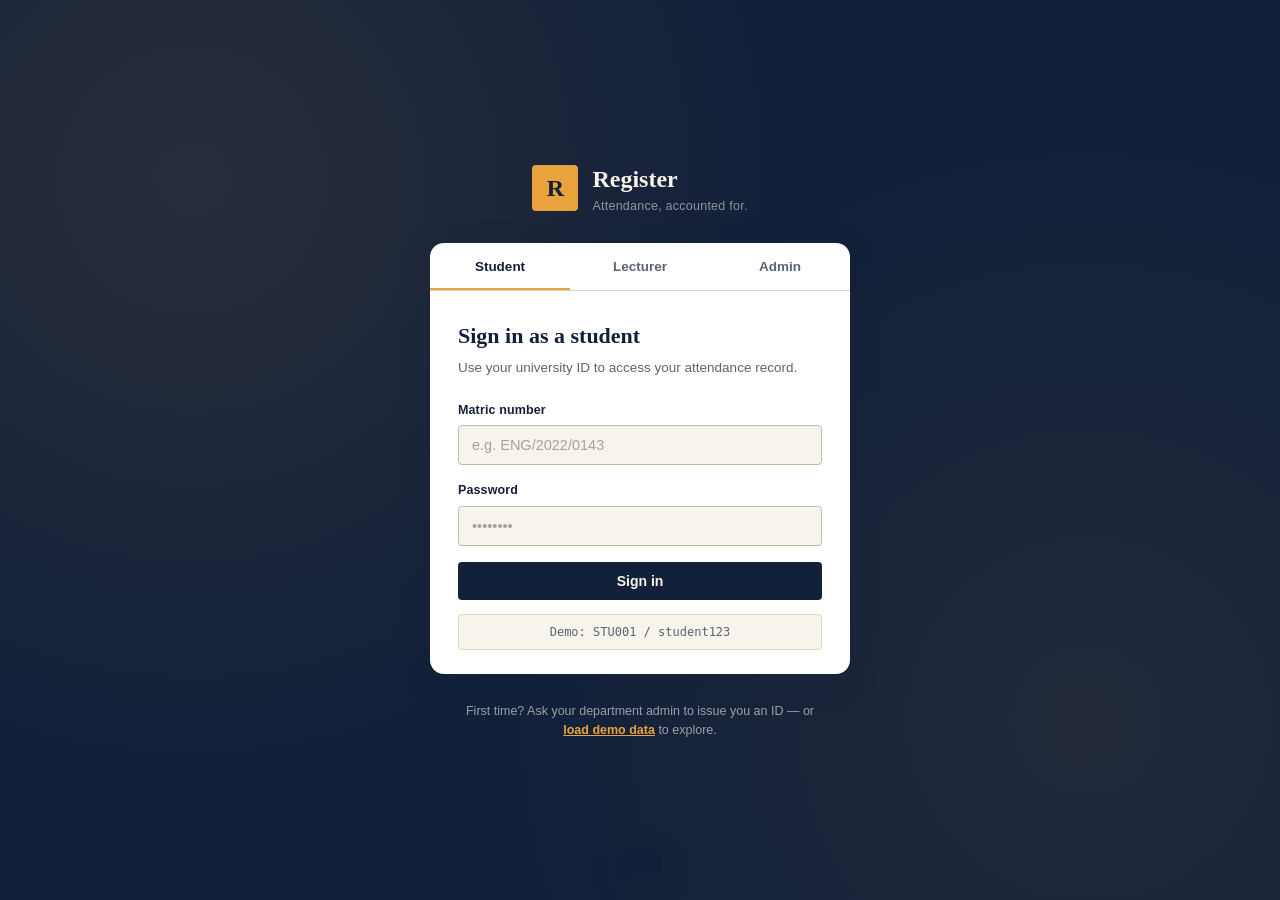
<file: index.html>
<!DOCTYPE html>
<html>
<head>
    <meta charset="UTF-8">
    <meta http-equiv="refresh" content="0; url=Attend/login.html">
    <title>Smart Attendance System</title>
</head>
<body>
    <p>Loading Smart Attendance System...</p>
</body>
</html>
</file>
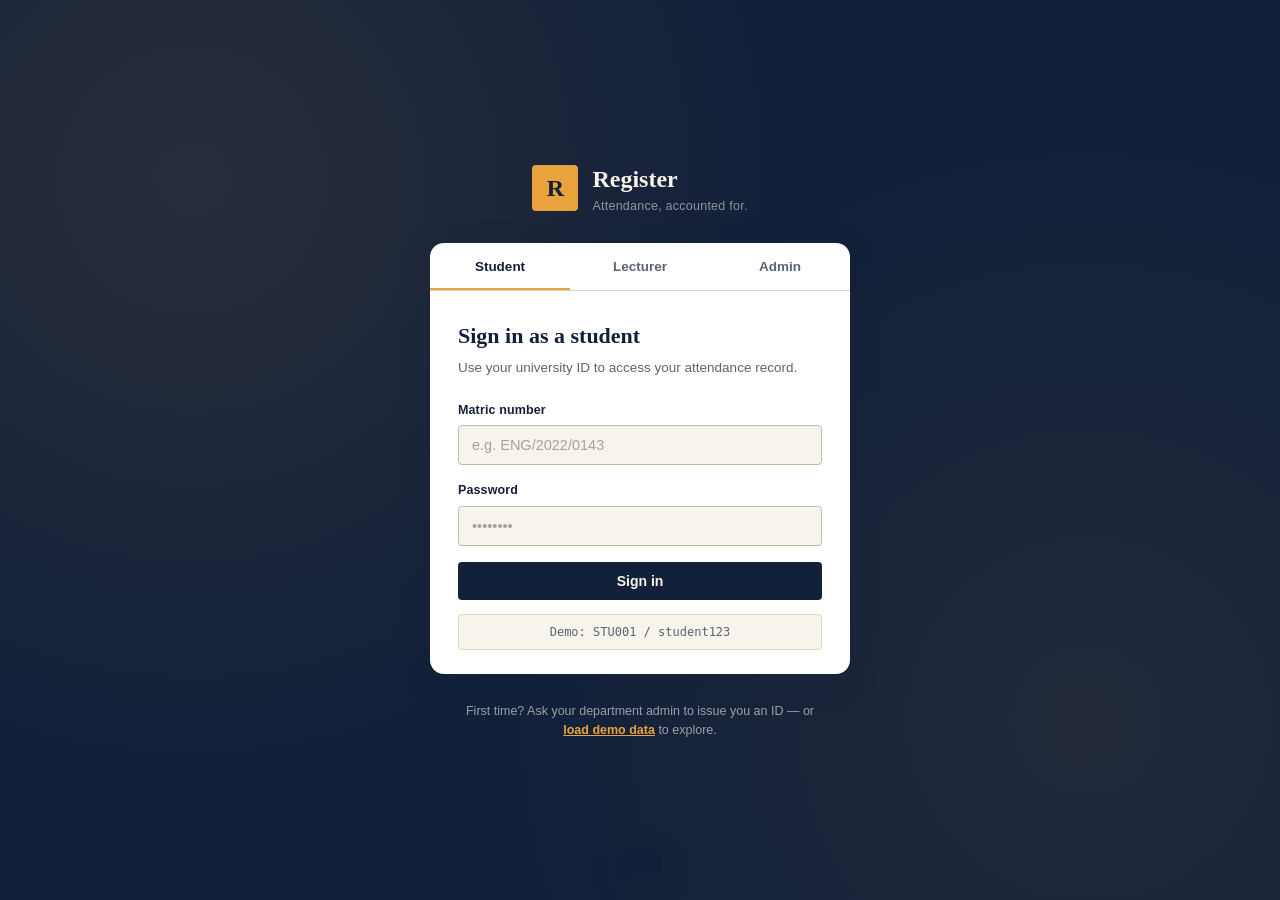
<file: Attend/index.html>
<!DOCTYPE html>
<html>
<head>
    <meta charset="UTF-8">
    <meta http-equiv="refresh" content="0; url=login.html">
    <title>Smart Attendance System</title>
</head>
<body>
    <p>Loading Smart Attendance System...</p>
</body>
</html>
</file>
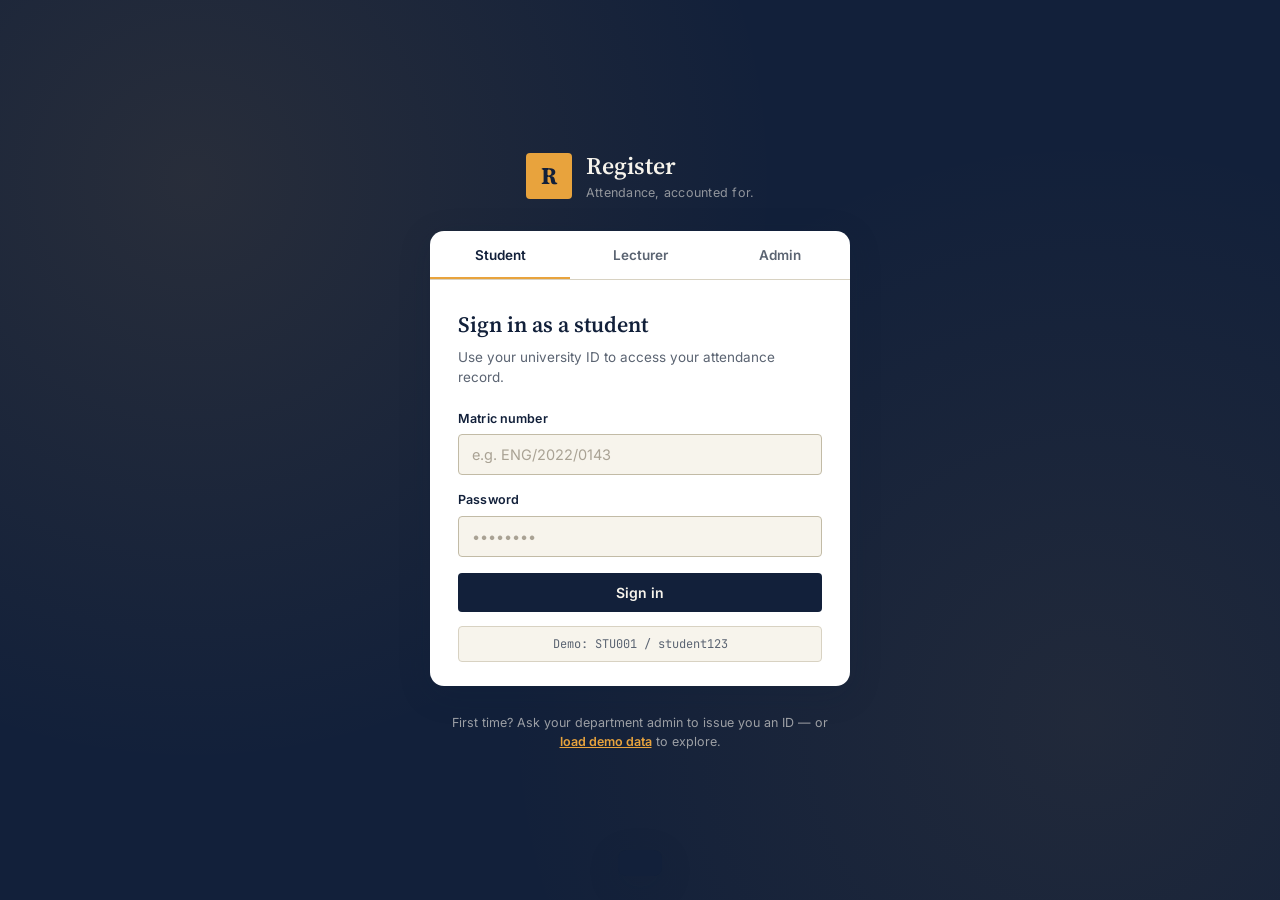
<file: Attend/dashboard.html>
<!DOCTYPE html>
<html lang="en">
<head>
<meta charset="UTF-8">
<meta name="viewport" content="width=device-width, initial-scale=1.0">
<title>Dashboard — Register</title>
<link rel="preconnect" href="https://fonts.googleapis.com">
<link href="https://fonts.googleapis.com/css2?family=Source+Serif+4:opsz,wght@8..60,400;8..60,500;8..60,600;8..60,700&family=Inter:wght@400;500;600;700&family=JetBrains+Mono:wght@400;500;700&display=swap" rel="stylesheet">
<link rel="stylesheet" href="css/styles.css">
</head>
<body>

<div id="app-shell" class="screen app-shell">
  <aside class="sidebar">
    <div class="sidebar-brand">
      <div class="sidebar-brand-mark">R</div>
      <span class="sidebar-brand-name">Register</span>
    </div>

    <nav class="sidebar-nav" id="sidebar-nav"></nav>

    <div class="sidebar-footer">
      <div class="sidebar-user">
        <div class="sidebar-user-avatar" id="sidebar-user-avatar">—</div>
        <div class="sidebar-user-meta">
          <span class="sidebar-user-name" id="sidebar-user-name">—</span>
          <span class="sidebar-user-role" id="sidebar-user-role">—</span>
        </div>
      </div>
      <button id="logout-btn" class="sidebar-logout" title="Sign out">
        <svg width="18" height="18" viewBox="0 0 24 24" fill="none" stroke="currentColor" stroke-width="2"><path d="M9 21H5a2 2 0 0 1-2-2V5a2 2 0 0 1 2-2h4"/><path d="M16 17l5-5-5-5"/><path d="M21 12H9"/></svg>
      </button>
    </div>
  </aside>

  <main class="main-area">
    <header class="topbar">
      <button id="mobile-nav-toggle" class="mobile-nav-toggle" aria-label="Toggle menu">
        <svg width="22" height="22" viewBox="0 0 24 24" fill="none" stroke="currentColor" stroke-width="2"><path d="M3 12h18M3 6h18M3 18h18"/></svg>
      </button>
      <h1 id="page-title" class="page-title">Dashboard</h1>
      <div class="topbar-date" id="topbar-date"></div>
    </header>

    <div class="view-container" id="view-container"></div>
  </main>
</div>

<div id="toast" class="toast" hidden></div>

<script src="js/store.js"></script>
<script src="js/auth.js"></script>
<script src="js/views.student.js"></script>
<script src="js/views.lecturer.js"></script>
<script src="js/views.admin.js"></script>
<script src="js/app.js"></script>
</body>
</html>
</file>
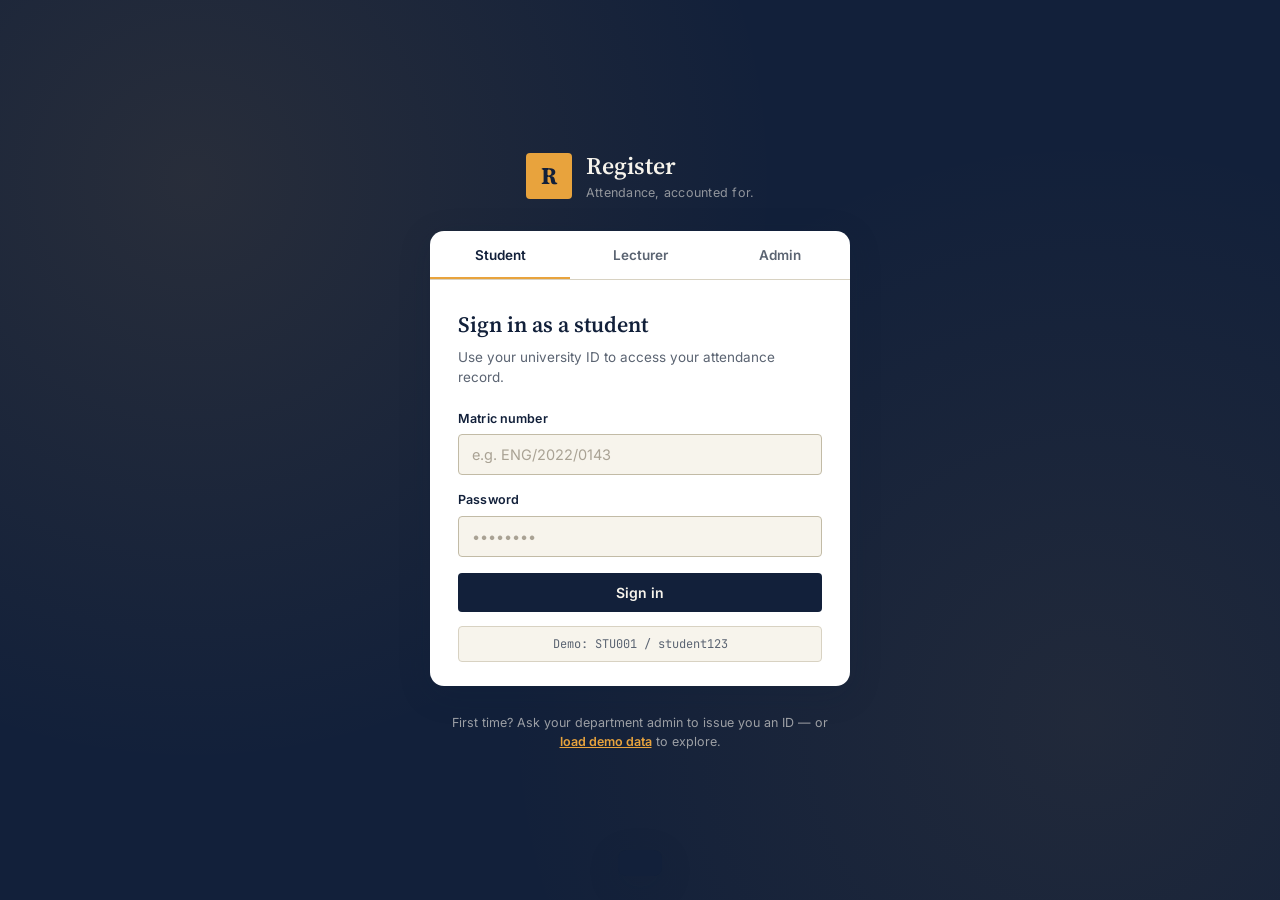
<file: Attend/login.html>
<!DOCTYPE html>
<html lang="en">
<head>
<meta charset="UTF-8">
<meta name="viewport" content="width=device-width, initial-scale=1.0">
<title>Sign in — Register</title>
<link rel="preconnect" href="https://fonts.googleapis.com">
<link href="https://fonts.googleapis.com/css2?family=Source+Serif+4:opsz,wght@8..60,400;8..60,500;8..60,600;8..60,700&family=Inter:wght@400;500;600;700&family=JetBrains+Mono:wght@400;500;700&display=swap" rel="stylesheet">
<link rel="stylesheet" href="css/styles.css">
</head>
<body>

<div id="auth-screen" class="screen auth-screen">
  <div class="auth-grain"></div>
  <div class="auth-wrap">
    <div class="auth-brand">
      <div class="auth-brand-mark">R</div>
      <div class="auth-brand-text">
        <span class="auth-brand-name">Register</span>
        <span class="auth-brand-sub">Attendance, accounted for.</span>
      </div>
    </div>

    <div class="auth-card">
      <div class="auth-tabs" role="tablist">
        <button class="auth-tab active" data-role="student" role="tab">Student</button>
        <button class="auth-tab" data-role="lecturer" role="tab">Lecturer</button>
        <button class="auth-tab" data-role="admin" role="tab">Admin</button>
      </div>

      <form id="login-form" class="auth-form" autocomplete="off">
        <h1 id="auth-title" class="auth-title">Sign in as a student</h1>
        <p class="auth-subtitle" id="auth-subtitle">Use your university ID to access your attendance record.</p>

        <label class="field">
          <span class="field-label" id="id-field-label">Matric number</span>
          <input type="text" id="login-id" class="field-input" placeholder="e.g. ENG/2022/0143" required>
        </label>

        <label class="field">
          <span class="field-label">Password</span>
          <input type="password" id="login-password" class="field-input" placeholder="••••••••" required>
        </label>

        <div id="login-error" class="field-error" hidden></div>

        <button type="submit" class="btn btn-primary btn-block">Sign in</button>

        <div class="auth-demo-note">
          <span id="demo-credentials">Demo: STU001 / student123</span>
        </div>
      </form>
    </div>

    <p class="auth-footnote">First time? Ask your department admin to issue you an ID — or <button id="seed-link" class="link-btn">load demo data</button> to explore.</p>
  </div>
</div>

<div id="toast" class="toast" hidden></div>

<script src="js/store.js"></script>
<script src="js/auth.js"></script>
<script src="js/login.js"></script>
</body>
</html>
</file>
<file: Attend/css/styles.css>
/* ============================================================
   REGISTER — University Attendance System
   Design tokens
   ============================================================ */
   :root{
    --ink:#12203A;
    --ink-soft:#1B2D4D;
    --paper:#F7F4EC;
    --paper-raised:#FFFFFF;
    --amber:#E8A33D;
    --amber-soft:#FBE6C4;
    --green:#3F7A5C;
    --green-soft:#DCEBE2;
    --red:#B5483F;
    --red-soft:#F5DEDB;
    --slate:#5B6472;
    --hairline:#D8D2C2;
    --hairline-strong:#C2BBA6;
  
    --font-display:'Source Serif 4', Georgia, serif;
    --font-body:'Inter', -apple-system, sans-serif;
    --font-mono:'JetBrains Mono', monospace;
  
    --radius-sm:4px;
    --radius-md:8px;
    --radius-lg:14px;
  
    --shadow-card: 0 1px 2px rgba(18,32,58,0.04), 0 4px 16px rgba(18,32,58,0.06);
    --shadow-pop: 0 8px 32px rgba(18,32,58,0.18);
  }
  
  *{box-sizing:border-box; margin:0; padding:0;}
  html,body{height:100%;}
  body{
    font-family:var(--font-body);
    color:var(--ink);
    background:var(--paper);
    -webkit-font-smoothing:antialiased;
    font-size:15px;
    line-height:1.5;
  }
  button{font-family:inherit; cursor:pointer;}
  input{font-family:inherit;}
  a{color:inherit;}
  :focus-visible{outline:2px solid var(--amber); outline-offset:2px;}
  
  @media (prefers-reduced-motion: reduce){
    *{animation-duration:0.001ms !important; transition-duration:0.001ms !important;}
  }
  
  .screen{width:100%; min-height:100vh;}
  
  /* ============================================================
     AUTH SCREEN
     ============================================================ */
  .auth-screen{
    position:relative;
    background:var(--ink);
    display:flex;
    align-items:center;
    justify-content:center;
    padding:32px 20px;
    overflow:hidden;
  }
  .auth-grain{
    position:absolute; inset:0;
    background-image:
      radial-gradient(circle at 15% 20%, rgba(232,163,61,0.10), transparent 45%),
      radial-gradient(circle at 85% 80%, rgba(232,163,61,0.07), transparent 45%);
    pointer-events:none;
  }
  .auth-wrap{
    position:relative;
    width:100%;
    max-width:420px;
    display:flex;
    flex-direction:column;
    align-items:center;
    gap:28px;
  }
  .auth-brand{
    display:flex;
    align-items:center;
    gap:14px;
  }
  .auth-brand-mark{
    width:46px; height:46px;
    border-radius:var(--radius-sm);
    background:var(--amber);
    color:var(--ink);
    font-family:var(--font-display);
    font-weight:700;
    font-size:24px;
    display:flex; align-items:center; justify-content:center;
  }
  .auth-brand-text{display:flex; flex-direction:column;}
  .auth-brand-name{font-family:var(--font-display); font-size:24px; font-weight:600; color:var(--paper);}
  .auth-brand-sub{font-size:12.5px; color:rgba(247,244,236,0.55); letter-spacing:0.02em;}
  
  .auth-card{
    width:100%;
    background:var(--paper-raised);
    border-radius:var(--radius-lg);
    box-shadow:var(--shadow-pop);
    overflow:hidden;
  }
  .auth-tabs{
    display:flex;
    border-bottom:1px solid var(--hairline);
  }
  .auth-tab{
    flex:1;
    background:none;
    border:none;
    padding:16px 8px 14px;
    font-size:13.5px;
    font-weight:600;
    color:var(--slate);
    border-bottom:2px solid transparent;
    transition:color 0.15s, border-color 0.15s;
  }
  .auth-tab.active{color:var(--ink); border-bottom-color:var(--amber);}
  .auth-tab:hover:not(.active){color:var(--ink);}
  
  .auth-form{padding:28px 28px 24px;}
  .auth-title{font-family:var(--font-display); font-size:22px; font-weight:600; margin-bottom:6px;}
  .auth-subtitle{font-size:13.5px; color:var(--slate); margin-bottom:22px;}
  
  .field{display:flex; flex-direction:column; gap:6px; margin-bottom:16px;}
  .field-label{font-size:12.5px; font-weight:600; color:var(--ink); letter-spacing:0.01em;}
  .field-input{
    border:1px solid var(--hairline-strong);
    border-radius:var(--radius-sm);
    padding:11px 13px;
    font-size:14.5px;
    background:var(--paper);
    color:var(--ink);
    transition:border-color 0.15s, box-shadow 0.15s;
  }
  .field-input:focus{border-color:var(--amber); box-shadow:0 0 0 3px rgba(232,163,61,0.18); outline:none;}
  .field-input::placeholder{color:#A9A294;}
  
  .field-error{
    background:var(--red-soft);
    color:var(--red);
    font-size:13px;
    font-weight:500;
    padding:10px 12px;
    border-radius:var(--radius-sm);
    margin-bottom:16px;
  }
  
  .btn{
    border:none;
    border-radius:var(--radius-sm);
    font-size:14px;
    font-weight:600;
    padding:11px 18px;
    transition:transform 0.1s, background 0.15s, box-shadow 0.15s, opacity 0.15s;
    display:inline-flex; align-items:center; justify-content:center; gap:8px;
  }
  .btn:active{transform:scale(0.98);}
  .btn-block{width:100%;}
  .btn-primary{background:var(--ink); color:var(--paper);}
  .btn-primary:hover{background:var(--ink-soft);}
  .btn-amber{background:var(--amber); color:var(--ink);}
  .btn-amber:hover{box-shadow:0 4px 14px rgba(232,163,61,0.35);}
  .btn-ghost{background:transparent; color:var(--ink); border:1px solid var(--hairline-strong);}
  .btn-ghost:hover{background:rgba(18,32,58,0.04);}
  .btn-danger{background:var(--red-soft); color:var(--red);}
  .btn-danger:hover{background:#efc9c4;}
  .btn-sm{padding:7px 12px; font-size:12.5px;}
  .btn:disabled{opacity:0.5; cursor:not-allowed;}
  
  .auth-demo-note{
    margin-top:14px;
    text-align:center;
    font-size:12px;
    color:var(--slate);
    font-family:var(--font-mono);
    background:var(--paper);
    border:1px solid var(--hairline);
    border-radius:var(--radius-sm);
    padding:8px;
  }
  
  .auth-footnote{font-size:12.5px; color:rgba(247,244,236,0.6); text-align:center;}
  .link-btn{background:none; border:none; color:var(--amber); font-weight:600; text-decoration:underline; font-size:inherit; padding:0;}
  
  /* ============================================================
     APP SHELL
     ============================================================ */
  .app-shell{display:flex; min-height:100vh;}
  
  .sidebar{
    width:236px;
    background:var(--ink);
    color:var(--paper);
    display:flex;
    flex-direction:column;
    flex-shrink:0;
    position:sticky;
    top:0;
    height:100vh;
  }
  .sidebar-brand{display:flex; align-items:center; gap:10px; padding:22px 20px 18px;}
  .sidebar-brand-mark{
    width:30px; height:30px; border-radius:6px;
    background:var(--amber); color:var(--ink);
    font-family:var(--font-display); font-weight:700; font-size:16px;
    display:flex; align-items:center; justify-content:center;
  }
  .sidebar-brand-name{font-family:var(--font-display); font-size:17px; font-weight:600;}
  
  .sidebar-nav{flex:1; padding:8px 12px; display:flex; flex-direction:column; gap:2px; overflow-y:auto;}
  .nav-item{
    display:flex; align-items:center; gap:11px;
    padding:10px 12px;
    border-radius:var(--radius-sm);
    background:none; border:none;
    color:rgba(247,244,236,0.65);
    font-size:13.5px; font-weight:500;
    text-align:left;
    transition:background 0.15s, color 0.15s;
  }
  .nav-item svg{flex-shrink:0; opacity:0.85;}
  .nav-item:hover{background:rgba(247,244,236,0.06); color:var(--paper);}
  .nav-item.active{background:rgba(232,163,61,0.14); color:var(--amber);}
  .nav-item.active svg{opacity:1;}
  .nav-divider{height:1px; background:rgba(247,244,236,0.1); margin:10px 4px;}
  .nav-label{font-size:11px; text-transform:uppercase; letter-spacing:0.07em; color:rgba(247,244,236,0.35); padding:14px 12px 6px;}
  
  .sidebar-footer{padding:14px; border-top:1px solid rgba(247,244,236,0.1); display:flex; align-items:center; gap:10px;}
  .sidebar-user{display:flex; align-items:center; gap:10px; flex:1; min-width:0;}
  .sidebar-user-avatar{
    width:34px; height:34px; border-radius:50%;
    background:rgba(232,163,61,0.18); color:var(--amber);
    font-weight:700; font-size:13px;
    display:flex; align-items:center; justify-content:center; flex-shrink:0;
  }
  .sidebar-user-meta{display:flex; flex-direction:column; min-width:0;}
  .sidebar-user-name{font-size:13px; font-weight:600; color:var(--paper); white-space:nowrap; overflow:hidden; text-overflow:ellipsis;}
  .sidebar-user-role{font-size:11.5px; color:rgba(247,244,236,0.5); text-transform:capitalize;}
  .sidebar-logout{
    background:none; border:none; color:rgba(247,244,236,0.55);
    width:32px; height:32px; border-radius:6px; flex-shrink:0;
    display:flex; align-items:center; justify-content:center;
    transition:background 0.15s, color 0.15s;
  }
  .sidebar-logout:hover{background:rgba(247,244,236,0.08); color:var(--paper);}
  
  .main-area{flex:1; min-width:0; display:flex; flex-direction:column;}
  .topbar{
    display:flex; align-items:center; gap:14px;
    padding:20px 32px;
    border-bottom:1px solid var(--hairline);
    background:var(--paper);
  }
  .page-title{font-family:var(--font-display); font-size:23px; font-weight:600; flex:1;}
  .topbar-date{font-size:13px; color:var(--slate); font-family:var(--font-mono);}
  .mobile-nav-toggle{display:none; background:none; border:none; color:var(--ink); padding:4px;}
  
  .view-container{flex:1; padding:28px 32px 48px; max-width:1180px; width:100%;}
  
  /* ============================================================
     SHARED COMPONENTS
     ============================================================ */
  .stat-row{display:grid; grid-template-columns:repeat(auto-fit, minmax(180px,1fr)); gap:16px; margin-bottom:28px;}
  .stat-card{
    background:var(--paper-raised);
    border:1px solid var(--hairline);
    border-radius:var(--radius-md);
    padding:18px 20px;
  }
  .stat-card-label{font-size:12px; color:var(--slate); font-weight:600; text-transform:uppercase; letter-spacing:0.04em; margin-bottom:8px;}
  .stat-card-value{font-family:var(--font-display); font-size:32px; font-weight:600; line-height:1;}
  .stat-card-value.amber{color:var(--amber);}
  .stat-card-value.green{color:var(--green);}
  .stat-card-value.red{color:var(--red);}
  .stat-card-sub{font-size:12.5px; color:var(--slate); margin-top:6px;}
  
  .panel{
    background:var(--paper-raised);
    border:1px solid var(--hairline);
    border-radius:var(--radius-md);
    margin-bottom:24px;
    overflow:hidden;
  }
  .panel-header{
    display:flex; align-items:center; justify-content:space-between;
    padding:18px 22px;
    border-bottom:1px solid var(--hairline);
    gap:12px; flex-wrap:wrap;
  }
  .panel-title{font-family:var(--font-display); font-size:17px; font-weight:600;}
  .panel-sub{font-size:12.5px; color:var(--slate); margin-top:2px;}
  .panel-body{padding:22px;}
  .panel-body.no-pad{padding:0;}
  
  /* Ledger table */
  .ledger{width:100%; border-collapse:collapse; font-size:13.5px;}
  .ledger thead th{
    text-align:left;
    font-size:11px; text-transform:uppercase; letter-spacing:0.05em;
    color:var(--slate); font-weight:600;
    padding:11px 22px;
    border-bottom:1px solid var(--hairline-strong);
    background:rgba(18,32,58,0.02);
  }
  .ledger tbody td{padding:13px 22px; border-bottom:1px solid var(--hairline);}
  .ledger tbody tr:last-child td{border-bottom:none;}
  .ledger tbody tr:hover{background:rgba(18,32,58,0.018);}
  .ledger .mono{font-family:var(--font-mono); font-size:12.5px;}
  .ledger-empty{padding:48px 22px; text-align:center; color:var(--slate); font-size:13.5px;}
  
  .badge{
    display:inline-flex; align-items:center; gap:5px;
    font-size:11.5px; font-weight:600;
    padding:4px 9px;
    border-radius:20px;
  }
  .badge-green{background:var(--green-soft); color:var(--green);}
  .badge-red{background:var(--red-soft); color:var(--red);}
  .badge-amber{background:var(--amber-soft); color:#8a5d1a;}
  .badge-slate{background:rgba(91,100,114,0.12); color:var(--slate);}
  .badge-dot{width:6px; height:6px; border-radius:50%; background:currentColor;}
  
  .form-grid{display:grid; grid-template-columns:1fr 1fr; gap:16px;}
  @media (max-width:640px){.form-grid{grid-template-columns:1fr;}}
  
  .select-input{
    border:1px solid var(--hairline-strong);
    border-radius:var(--radius-sm);
    padding:10px 12px;
    font-size:14px;
    background:var(--paper-raised);
    color:var(--ink);
    width:100%;
  }
  
  .empty-state{
    display:flex; flex-direction:column; align-items:center; gap:10px;
    padding:56px 24px; text-align:center; color:var(--slate);
  }
  .empty-state-icon{
    width:48px; height:48px; border-radius:50%;
    background:rgba(91,100,114,0.08);
    display:flex; align-items:center; justify-content:center;
    color:var(--slate);
  }
  .empty-state-title{font-weight:600; color:var(--ink); font-size:14.5px;}
  .empty-state-text{font-size:13px; max-width:320px;}
  
  /* ============================================================
     SESSION CODE — signature element
     ============================================================ */
  .session-stage{
    display:flex; flex-direction:column; align-items:center;
    padding:48px 24px 40px;
    background: radial-gradient(circle at 50% 0%, rgba(232,163,61,0.06), transparent 60%);
  }
  .session-ring-wrap{position:relative; width:220px; height:220px; margin-bottom:28px;}
  .session-ring{transform:rotate(-90deg);}
  .session-ring-bg{fill:none; stroke:var(--hairline); stroke-width:6;}
  .session-ring-fg{fill:none; stroke:var(--amber); stroke-width:6; stroke-linecap:round; transition:stroke-dashoffset 1s linear;}
  .session-ring-center{
    position:absolute; inset:0;
    display:flex; flex-direction:column; align-items:center; justify-content:center;
  }
  .session-code-text{
    font-family:var(--font-mono); font-weight:700;
    font-size:40px; letter-spacing:0.06em;
    color:var(--ink);
  }
  .session-code-timer{font-family:var(--font-mono); font-size:13px; color:var(--slate); margin-top:6px;}
  .session-meta{text-align:center; margin-bottom:20px;}
  .session-meta-course{font-family:var(--font-display); font-size:19px; font-weight:600;}
  .session-meta-sub{font-size:13px; color:var(--slate); margin-top:4px;}
  .session-checkin-count{
    display:flex; align-items:center; gap:8px;
    font-size:14px; font-weight:600; color:var(--green);
    background:var(--green-soft); padding:8px 16px; border-radius:20px; margin-bottom:24px;
  }
  .session-actions{display:flex; gap:10px;}
  
  .code-entry-display{
    display:flex; gap:8px; justify-content:center; margin:20px 0;
  }
  .code-entry-digit{
    width:44px; height:54px;
    border:2px solid var(--hairline-strong);
    border-radius:var(--radius-sm);
    display:flex; align-items:center; justify-content:center;
    font-family:var(--font-mono); font-size:22px; font-weight:700;
    background:var(--paper);
  }
  .code-entry-digit.filled{border-color:var(--ink); background:var(--paper-raised);}
  
  .live-pulse{
    display:inline-block; width:8px; height:8px; border-radius:50%;
    background:var(--green); margin-right:6px;
    animation:pulse 1.6s ease-in-out infinite;
  }
  @keyframes pulse{0%,100%{opacity:1;} 50%{opacity:0.35;}}
  
  /* Toast */
  .toast{
    position:fixed; bottom:24px; left:50%; transform:translateX(-50%) translateY(0);
    background:var(--ink); color:var(--paper);
    padding:13px 22px; border-radius:var(--radius-md);
    font-size:13.5px; font-weight:500;
    box-shadow:var(--shadow-pop);
    z-index:1000;
    display:flex; align-items:center; gap:10px;
    max-width:90vw;
  }
  .toast.success{background:var(--green);}
  .toast.error{background:var(--red);}
  
  /* Modal */
  .modal-overlay{
    position:fixed; inset:0; background:rgba(18,32,58,0.5);
    display:flex; align-items:center; justify-content:center; padding:20px;
    z-index:900;
  }
  .modal-card{
    background:var(--paper-raised); border-radius:var(--radius-lg);
    max-width:460px; width:100%; box-shadow:var(--shadow-pop);
    max-height:90vh; overflow-y:auto;
  }
  .modal-header{padding:20px 24px; border-bottom:1px solid var(--hairline); display:flex; align-items:center; justify-content:space-between;}
  .modal-title{font-family:var(--font-display); font-size:18px; font-weight:600;}
  .modal-close{background:none; border:none; color:var(--slate); width:28px; height:28px; display:flex; align-items:center; justify-content:center; border-radius:6px;}
  .modal-close:hover{background:rgba(18,32,58,0.06);}
  .modal-body{padding:22px 24px;}
  .modal-footer{padding:16px 24px; border-top:1px solid var(--hairline); display:flex; justify-content:flex-end; gap:10px;}
  
  .progress-track{height:6px; background:var(--hairline); border-radius:4px; overflow:hidden;}
  .progress-fill{height:100%; background:var(--green); border-radius:4px; transition:width 0.4s ease;}
  .progress-fill.amber{background:var(--amber);}
  .progress-fill.red{background:var(--red);}
  
  .tag-row{display:flex; gap:8px; flex-wrap:wrap;}
  
  /* Responsive */
  @media (max-width:880px){
    .sidebar{position:fixed; left:0; top:0; z-index:800; transform:translateX(-100%); transition:transform 0.2s ease;}
    .sidebar.open{transform:translateX(0);}
    .mobile-nav-toggle{display:flex;}
    .view-container{padding:20px 16px 40px;}
    .topbar{padding:16px 16px;}
    .stat-row{grid-template-columns:repeat(auto-fit, minmax(140px,1fr));}
    .ledger thead{display:none;}
    .ledger, .ledger tbody, .ledger tr, .ledger td{display:block; width:100%;}
    .ledger tbody tr{border-bottom:1px solid var(--hairline); padding:12px 16px;}
    .ledger tbody td{border-bottom:none; padding:4px 0; display:flex; justify-content:space-between; gap:12px;}
    .ledger tbody td::before{content:attr(data-label); font-weight:600; color:var(--slate); font-size:11.5px; text-transform:uppercase;}
  }
</file>
